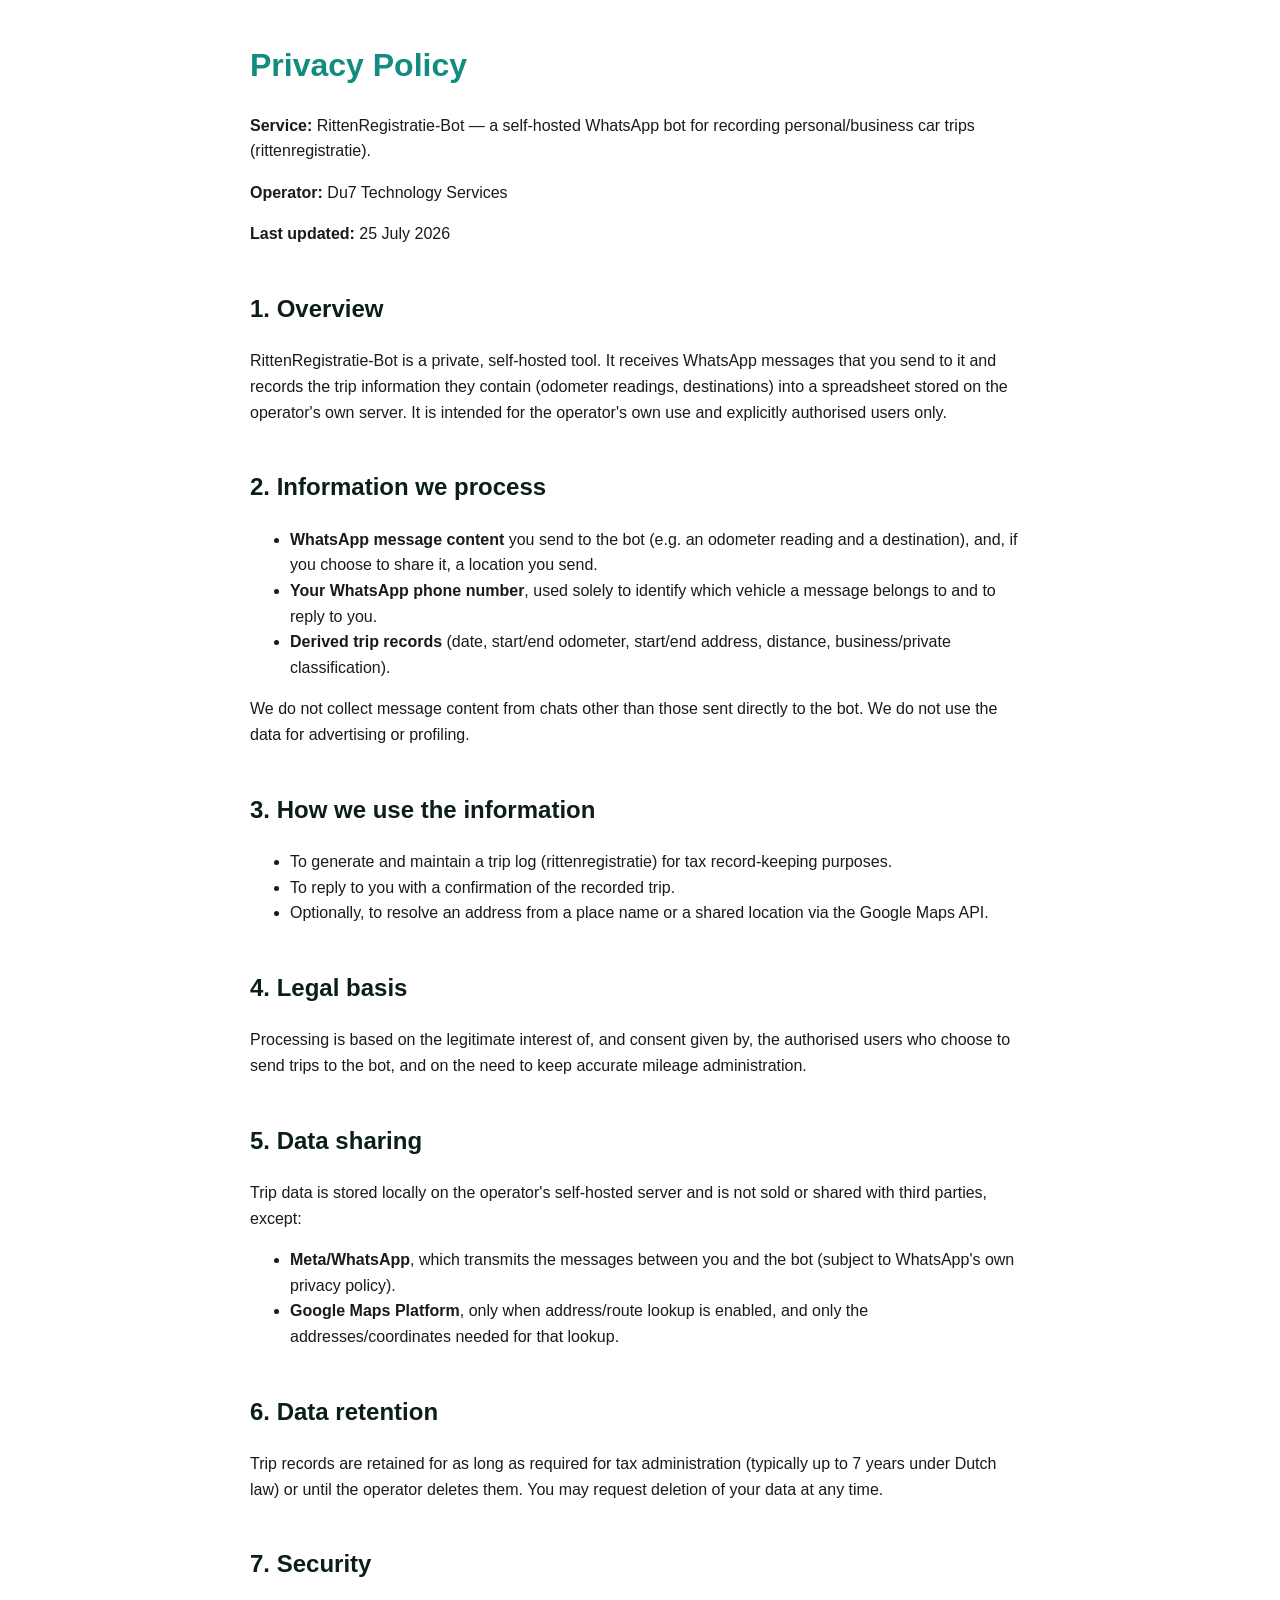
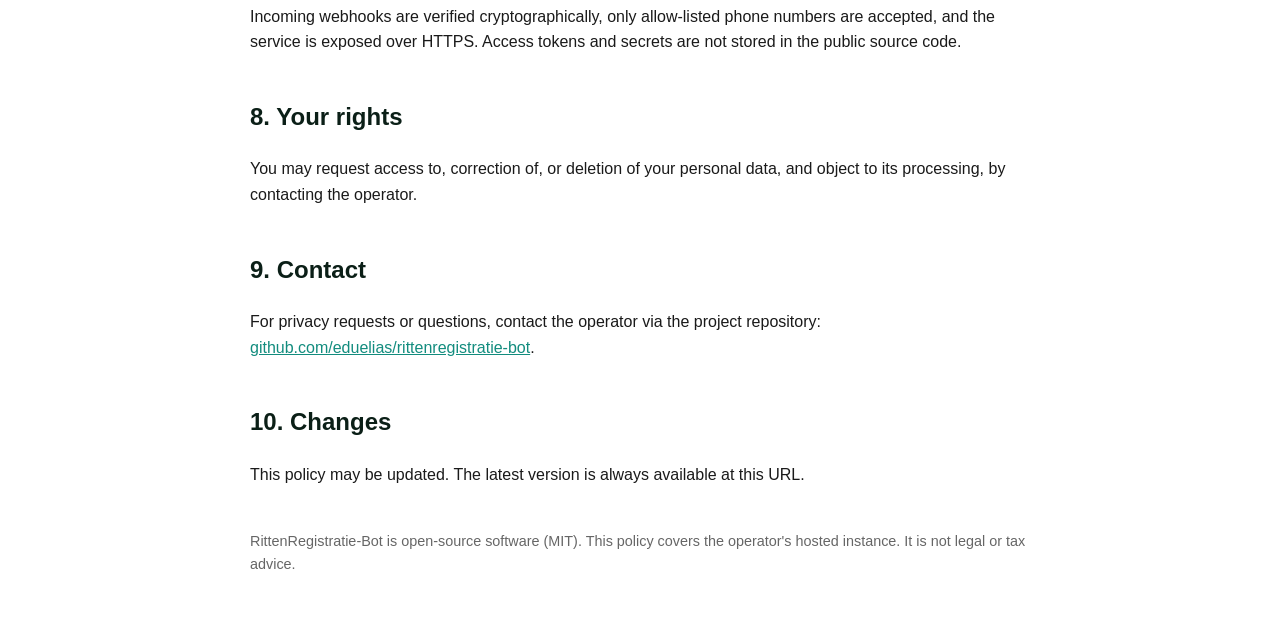
<file: docs/privacy-policy.html>
<!DOCTYPE html>
<html lang="en">
<head>
  <meta charset="utf-8">
  <meta name="viewport" content="width=device-width, initial-scale=1">
  <title>Privacy Policy — RittenRegistratie-Bot</title>
  <style>
    body { font-family: -apple-system, Segoe UI, Roboto, Helvetica, Arial, sans-serif;
           max-width: 780px; margin: 40px auto; padding: 0 20px; color: #1a1a1a; line-height: 1.6; }
    h1 { color: #128C7E; }
    h2 { color: #0B1F17; margin-top: 1.8em; }
    code { background: #f0f5f2; padding: 2px 5px; border-radius: 4px; }
    footer { margin-top: 3em; font-size: 0.9em; color: #666; }
    a { color: #128C7E; }
  </style>
</head>
<body>
  <h1>Privacy Policy</h1>
  <p><strong>Service:</strong> RittenRegistratie-Bot — a self-hosted WhatsApp bot
  for recording personal/business car trips (rittenregistratie).</p>
  <p><strong>Operator:</strong> Du7 Technology Services</p>
  <p><strong>Last updated:</strong> 25 July 2026</p>

  <h2>1. Overview</h2>
  <p>RittenRegistratie-Bot is a private, self-hosted tool. It receives WhatsApp
  messages that you send to it and records the trip information they contain
  (odometer readings, destinations) into a spreadsheet stored on the operator's
  own server. It is intended for the operator's own use and explicitly
  authorised users only.</p>

  <h2>2. Information we process</h2>
  <ul>
    <li><strong>WhatsApp message content</strong> you send to the bot (e.g. an
      odometer reading and a destination), and, if you choose to share it, a
      location you send.</li>
    <li><strong>Your WhatsApp phone number</strong>, used solely to identify
      which vehicle a message belongs to and to reply to you.</li>
    <li><strong>Derived trip records</strong> (date, start/end odometer,
      start/end address, distance, business/private classification).</li>
  </ul>
  <p>We do not collect message content from chats other than those sent directly
  to the bot. We do not use the data for advertising or profiling.</p>

  <h2>3. How we use the information</h2>
  <ul>
    <li>To generate and maintain a trip log (rittenregistratie) for tax
      record-keeping purposes.</li>
    <li>To reply to you with a confirmation of the recorded trip.</li>
    <li>Optionally, to resolve an address from a place name or a shared location
      via the Google Maps API.</li>
  </ul>

  <h2>4. Legal basis</h2>
  <p>Processing is based on the legitimate interest of, and consent given by, the
  authorised users who choose to send trips to the bot, and on the need to keep
  accurate mileage administration.</p>

  <h2>5. Data sharing</h2>
  <p>Trip data is stored locally on the operator's self-hosted server and is not
  sold or shared with third parties, except:</p>
  <ul>
    <li><strong>Meta/WhatsApp</strong>, which transmits the messages between you
      and the bot (subject to WhatsApp's own privacy policy).</li>
    <li><strong>Google Maps Platform</strong>, only when address/route lookup is
      enabled, and only the addresses/coordinates needed for that lookup.</li>
  </ul>

  <h2>6. Data retention</h2>
  <p>Trip records are retained for as long as required for tax administration
  (typically up to 7 years under Dutch law) or until the operator deletes them.
  You may request deletion of your data at any time.</p>

  <h2>7. Security</h2>
  <p>Incoming webhooks are verified cryptographically, only allow-listed phone
  numbers are accepted, and the service is exposed over HTTPS. Access tokens and
  secrets are not stored in the public source code.</p>

  <h2>8. Your rights</h2>
  <p>You may request access to, correction of, or deletion of your personal data,
  and object to its processing, by contacting the operator.</p>

  <h2>9. Contact</h2>
  <p>For privacy requests or questions, contact the operator via the project
  repository:
  <a href="https://github.com/eduelias/rittenregistratie-bot">github.com/eduelias/rittenregistratie-bot</a>.</p>

  <h2>10. Changes</h2>
  <p>This policy may be updated. The latest version is always available at this
  URL.</p>

  <footer>
    RittenRegistratie-Bot is open-source software (MIT). This policy covers the
    operator's hosted instance. It is not legal or tax advice.
  </footer>
</body>
</html>
</file>
